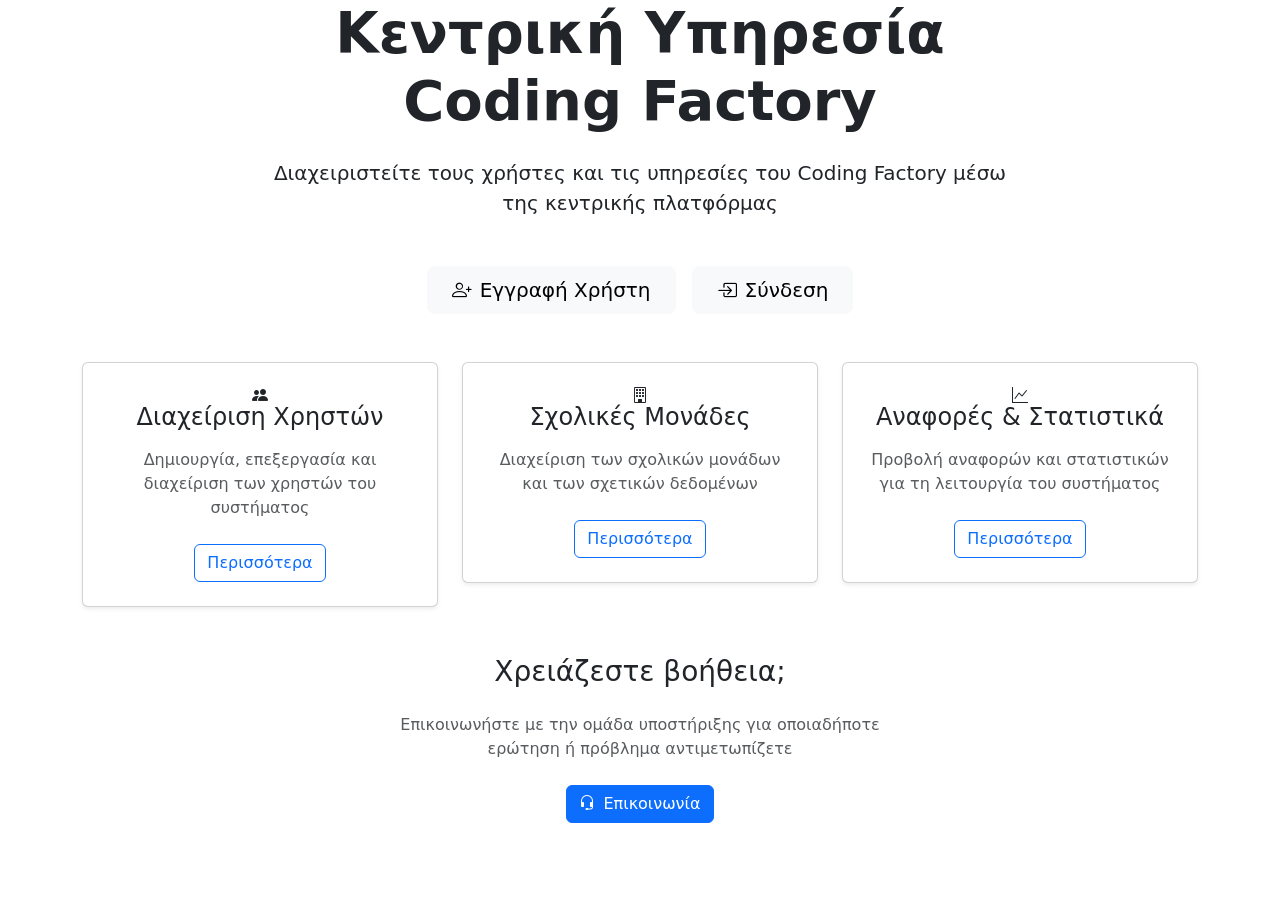
<file: src/main/resources/templates/index.html>
<html xmlns:th="http://www.thymeleaf.org">
<head>
    <meta charset="UTF-8">
    <meta name="viewport" content="width=device-width, initial-scale=1.0">
    <title>Central Service - Coding Factory</title>
    <!-- Bootstrap CSS -->
    <link href="https://cdn.jsdelivr.net/npm/bootstrap@5.3.3/dist/css/bootstrap.min.css" rel="stylesheet">
    <!-- Bootstrap Icons -->
    <link rel="stylesheet" href="https://cdn.jsdelivr.net/npm/bootstrap-icons@1.11.1/font/bootstrap-icons.css">
    <link rel="stylesheet" th:href="@{/css/main.css}">
    <link rel="stylesheet" th:href="@{/css/header.css}">
    <link rel="stylesheet" th:href="@{/css/footer.css}">
</head>
<body>

<div th:replace="~{fragments/header :: headerFragment}"></div>

<!-- Hero Section -->
<section class="hero-section">
<!--    container defines responsive fixed-with container, 100% on small widths, fixed width on larger screens -->
<!--    row defines a horizontal group of 12 columns. It is flex by default-->
<!--    col-lg-8 defines 8-column UI element for 992-pixel and larger screens. Less than 992 pixels get 100% of the width -->
    <div class="container">
        <div class="row justify-content-center">
            <div class="col-lg-8 text-center">
                <h1 class="display-4 fw-bold mb-4">Κεντρική Υπηρεσία Coding Factory</h1>
                <p class="lead mb-5">Διαχειριστείτε τους χρήστες και τις υπηρεσίες του Coding Factory μέσω της κεντρικής πλατφόρμας</p>
                <div class="d-grid gap-3 d-sm-flex justify-content-sm-center">
<!--                    @{} defines context-relative paths, that is relative to context path -->
                    <a th:href="@{/users/register}" class="btn btn-light btn-lg px-4 btn-success-custom">
                        <i class="bi bi-person-plus me-2"></i>Εγγραφή Χρήστη
                    </a>
                    <a th:href="@{/login}" class="btn btn-light btn-lg px-4 btn-success-custom">
                        <i class="bi bi-box-arrow-in-right me-2"></i>Σύνδεση
                    </a>
                </div>
            </div>
        </div>
    </div>
</section>

<!-- Main Content -->
<main class="container my-5">
    <div class="row g-4">
        <div class="col-md-4">
            <div class="card action-card shadow-sm">
                <div class="card-body text-center p-4">
                    <div class="card-icon">
                        <i class="bi bi-people-fill"></i>
                    </div>
                    <h3 class="h4 mb-3">Διαχείριση Χρηστών</h3>
                    <p class="text-muted mb-4">Δημιουργία, επεξεργασία και διαχείριση των χρηστών του συστήματος</p>
                    <a th:href="@{/school/users}" class="btn btn-outline-primary btn-custom">Περισσότερα</a>
                </div>
            </div>
        </div>

        <div class="col-md-4">
            <div class="card action-card shadow-sm">
                <div class="card-body text-center p-4">
                    <div class="card-icon">
                        <i class="bi bi-building"></i>
                    </div>
                    <h3 class="h4 mb-3">Σχολικές Μονάδες</h3>
                    <p class="text-muted mb-4">Διαχείριση των σχολικών μονάδων και των σχετικών δεδομένων</p>
                    <a th:href="@{/schools}" class="btn btn-outline-primary btn-custom">Περισσότερα</a>
                </div>
            </div>
        </div>

        <div class="col-md-4">
            <div class="card action-card shadow-sm">
                <div class="card-body text-center p-4">
                    <div class="card-icon">
                        <i class="bi bi-graph-up"></i>
                    </div>
                    <h3 class="h4 mb-3">Αναφορές & Στατιστικά</h3>
                    <p class="text-muted mb-4">Προβολή αναφορών και στατιστικών για τη λειτουργία του συστήματος</p>
                    <a th:href="@{/reports}" class="btn btn-outline-primary btn-custom">Περισσότερα</a>
                </div>
            </div>
        </div>
    </div>

    <div class="row mt-5">
        <div class="col-lg-6 mx-auto text-center">
            <h2 class="h3 mb-4">Χρειάζεστε βοήθεια;</h2>
            <p class="text-muted mb-4">Επικοινωνήστε με την ομάδα υποστήριξης για οποιαδήποτε ερώτηση ή πρόβλημα αντιμετωπίζετε</p>
            <a href="#" class="btn btn-primary btn-custom btn-primary-custom">
                <i class="bi bi-headset me-2"></i>Επικοινωνία
            </a>
        </div>
    </div>
</main>

<div th:replace="~{fragments/footer :: footerFragment}"></div>

<!-- Bootstrap JS Bundle with Popper -->
<script src="https://cdn.jsdelivr.net/npm/bootstrap@5.3.3/dist/js/bootstrap.bundle.min.js" integrity="sha384-YvpcrYf0tY3lHB60NNkmXc5s9fDVZLESaAA55NDzOxhy9GkcIdslK1eN7N6jIeHz" crossorigin="anonymous"></script>
</body>
</html>
</file>
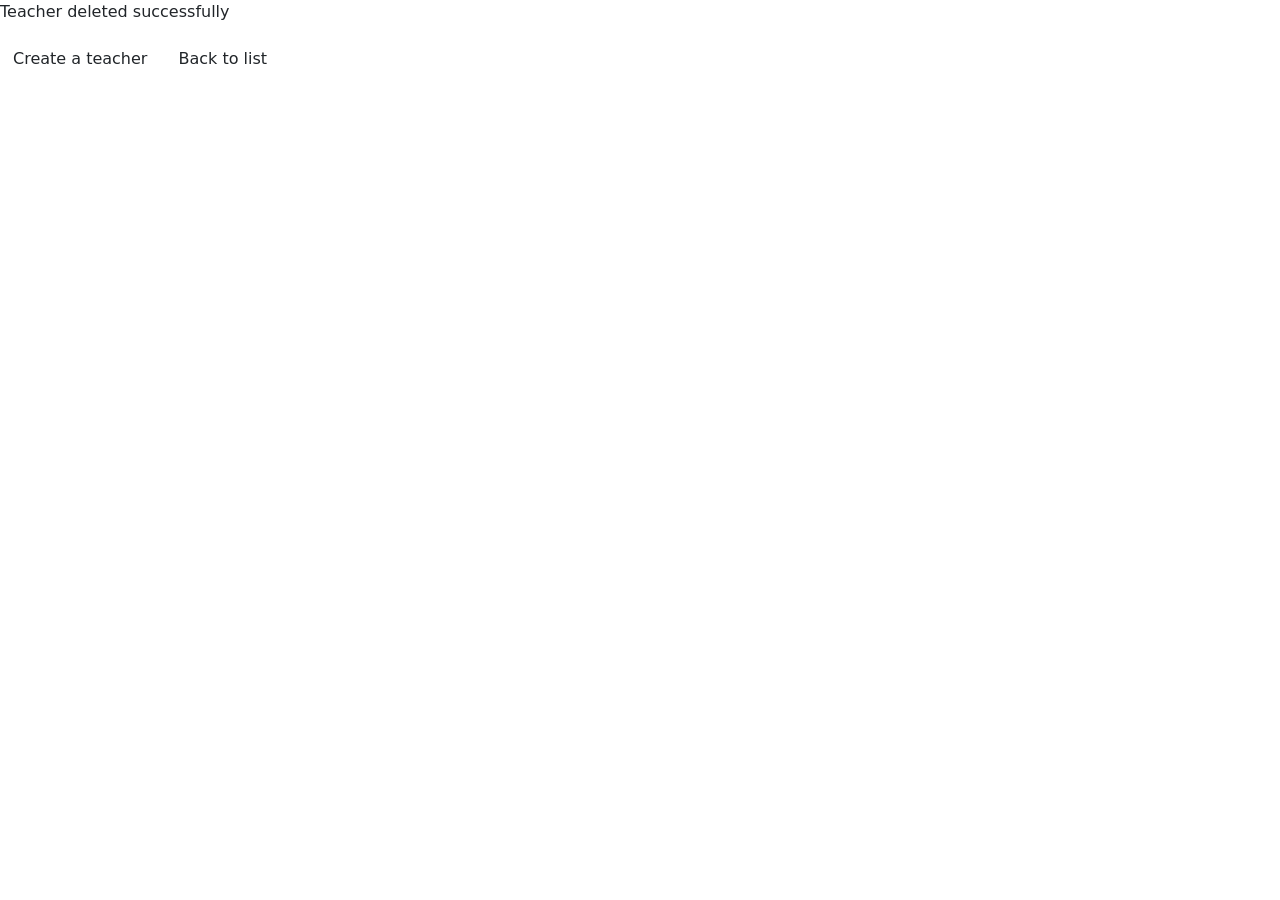
<file: src/main/resources/templates/delete-teacher-success.html>
<!DOCTYPE html>
<html lang="en"
      xmlns:th="http://www.thymeleaf.org">
<head>
    <meta charset="UTF-8">
    <title>Teacher Created</title>
    <link href="https://cdn.jsdelivr.net/npm/bootstrap@5.3.3/dist/css/bootstrap.min.css" rel="stylesheet" integrity="sha384-QWTKZyjpPEjISv5WaRU9OFeRpok6YctnYmDr5pNlyT2bRjXh0JMhjY6hW+ALEwIH" crossorigin="anonymous">
    <!-- Bootstrap Icons -->
    <link rel="stylesheet" href="https://cdn.jsdelivr.net/npm/bootstrap-icons@1.11.1/font/bootstrap-icons.css">

    <link rel="stylesheet" th:href="@{/css/main.css}">
    <link rel="stylesheet" th:href="@{/css/header.css}">
    <link rel="stylesheet" th:href="@{/css/footer.css}">
</head>
<body>

<header th:replace="~{fragments/header :: headerFragment}"></header>

<main class="main-content">

    <div class="success-frame" role="alert">
        <p class="success-title">Teacher deleted successfully</p>

        <p class="success-label" th:text="${teacherReadOnlyDTO.uuid}"></p>
        </div>
    </div>

    <div class="actions">
        <a class="btn" th:href="@{/teachers/insert}">Create a teacher</a>
        <a class="btn" th:href="@{/teachers}">Back to list</a>
    </div>

</main>

<footer th:replace="~{fragments/footer :: footerFragment}"></footer>

</body>
</html>
</file>
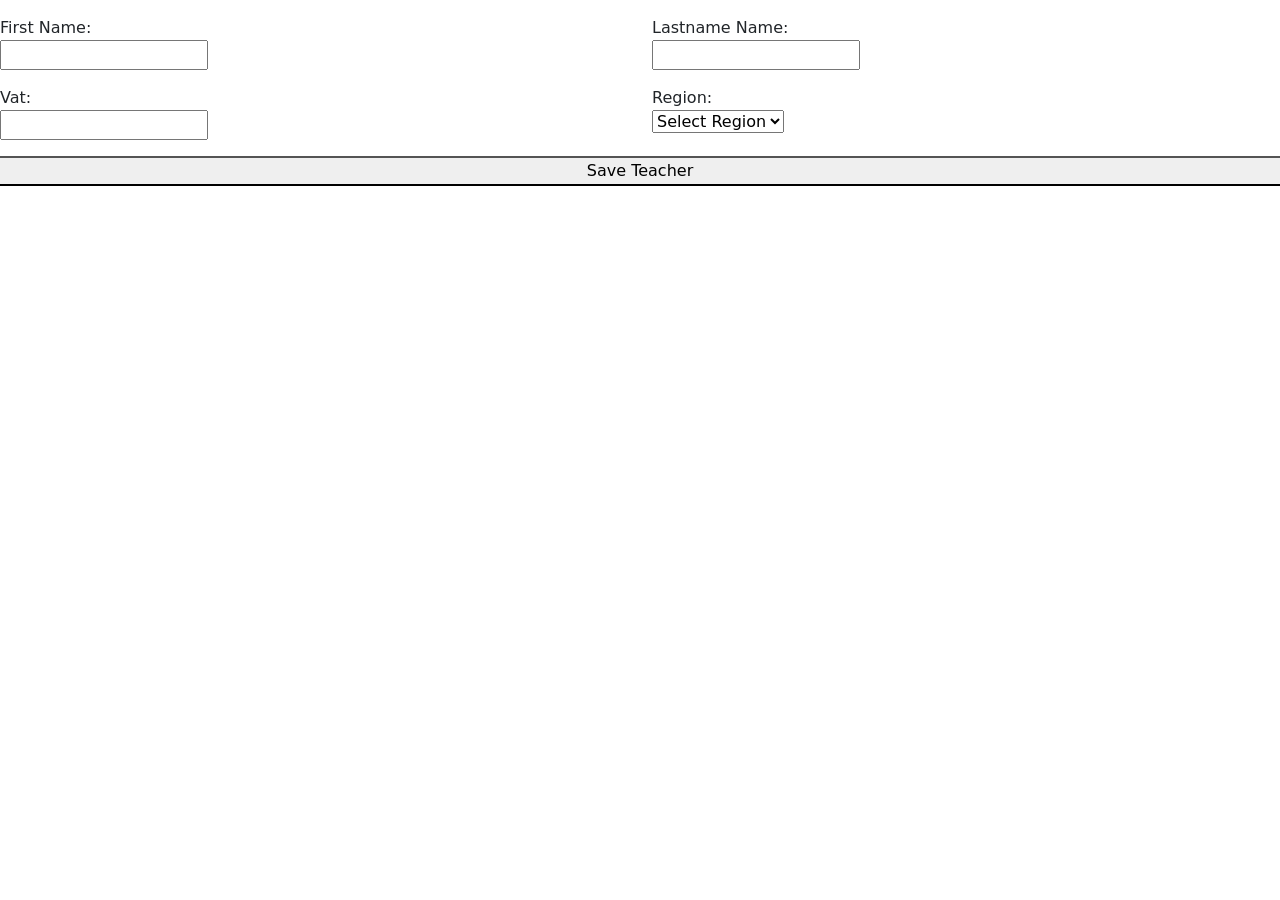
<file: src/main/resources/templates/teacher-edit.html>
<!DOCTYPE html>
<html xmlns:th="http://www.thymeleaf.org">
<head>
    <meta charset="UTF-8">
    <title>Create New Teacher</title>
    <!-- Bootstrap CSS -->
    <link href="https://cdn.jsdelivr.net/npm/bootstrap@5.3.3/dist/css/bootstrap.min.css" rel="stylesheet" integrity="sha384-QWTKZyjpPEjISv5WaRU9OFeRpok6YctnYmDr5pNlyT2bRjXh0JMhjY6hW+ALEwIH" crossorigin="anonymous">
    <!-- Bootstrap Icons -->
    <link rel="stylesheet" href="https://cdn.jsdelivr.net/npm/bootstrap-icons@1.11.1/font/bootstrap-icons.css">

    <link rel="stylesheet" th:href="@{/css/main.css}">
    <link rel="stylesheet" th:href="@{/css/header.css}">
    <link rel="stylesheet" th:href="@{/css/footer.css}">
    <link rel="stylesheet" th:href="@{/css/trinsert.css}">

</head>
<body>
<!-- Include the header fragment.
     th:replace does not include the div, it replaces the whole element
     instead of th:insert that preserves the div -->
<div th:replace="~{fragments/header :: headerFragment}"></div>

<main class="main-content">
    <div class="outer-content">
        <div th:if="${errorMessage}" class="error">
            <p th:text="${errorMessage}"></p>
        </div>

        <form
                method="post"
                th:action="@{/teachers/edit}"
                th:object="${teacherEditDTO}"
        >
            <input type="hidden" th:field="*{uuid}" />

            <div class="row">
                <div class="col-lg-6 min-height-100">
                    <label th:for="firstname">First Name:</label><br>
                    <input type="text" th:field="*{firstname}"/>
                    <div th:if="${#fields.hasErrors('firstname')}">
                        <p class="error" th:errors="*{firstname}"></p>
                    </div>
                </div>

                <div class="col-lg-6 min-height-100">
                    <label th:for="lastname">Lastname Name:</label><br>
                    <input type="text" th:field="*{lastname}"/>
                    <div th:if="${#fields.hasErrors('lastname')}">
                        <p class="error" th:errors="*{lastname}"></p>
                    </div>
                </div>

                <div class="col-lg-6 min-height-100">
                    <label th:for="vat">Vat: </label><br>
                    <input type="text" th:field="*{vat}"/>
                    <div th:if="${#fields.hasErrors('vat')}">
                        <p class="error" th:errors="*{vat}"></p>
                    </div>
                </div>

                <div class="col-lg-6 min-height-100">
                    <label th:for="region">Region:</label><br>
                    <select th:field="*{regionId}">
                        <option value="" selected>Select Region</option>
                        <option th:each="region : ${regionsReadOnlyDTO}"
                                th:value="${region.id}"
                                th:text="${region.name}"
                        >
                        </option>
                    </select>
                    <div th:if="${#fields.hasErrors('regionId')}">
                        <p class="error" th:errors="*{regionId}"></p>
                    </div>
                </div>
            </div>

            <div class="row">
                <button type="submit" class="custom-button-green">Save Teacher</button>
            </div>

        </form>
    </div>
</main>

<div th:replace="~{fragments/footer :: footerFragment}"></div>

</body>
</html>
</file>
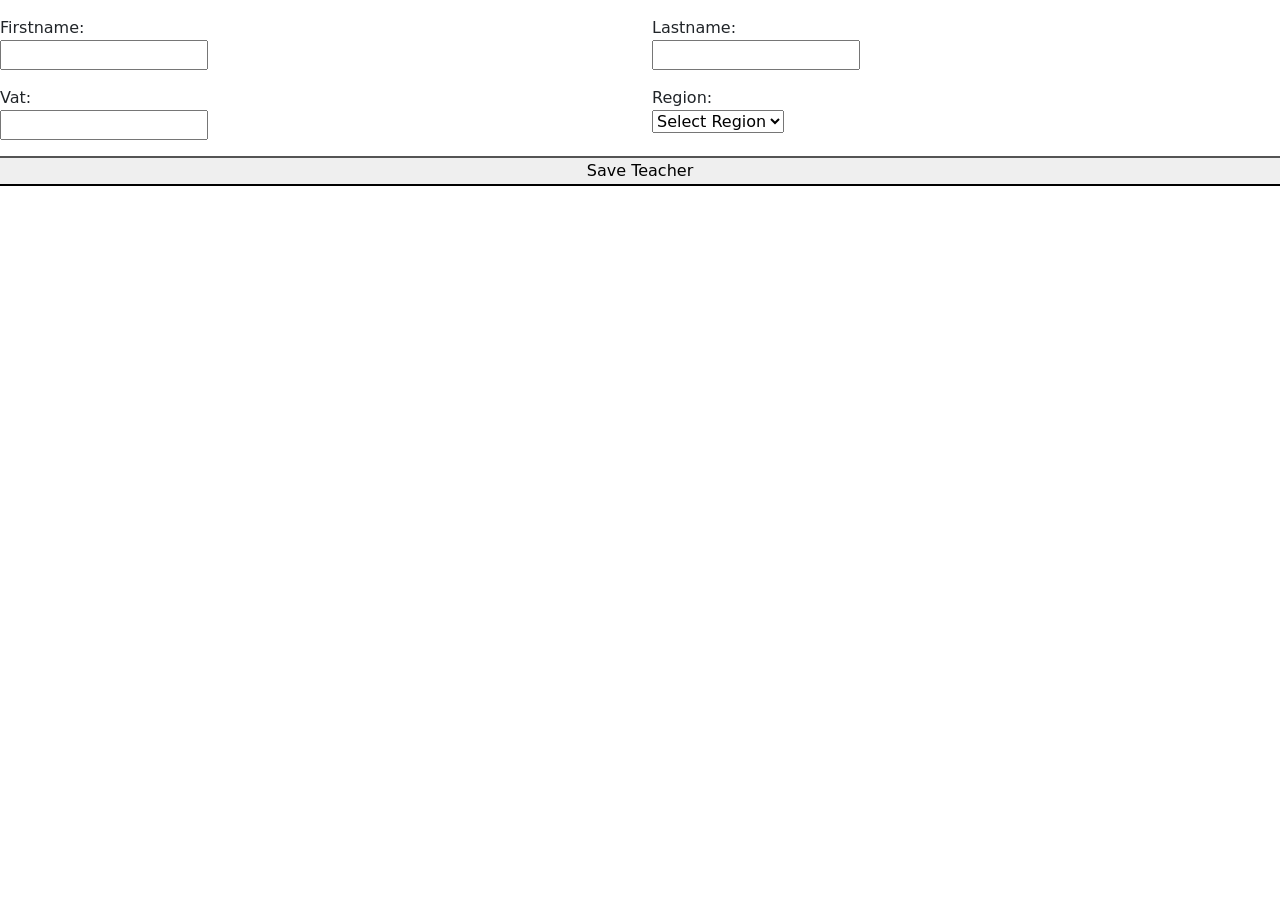
<file: src/main/resources/templates/teacher-insert.html>
<!DOCTYPE html>
<html xmlns:th="http://www.thymeleaf.org">
<head>
    <meta charset="UTF-8">
    <title>Create New Teacher</title>
    <!-- Bootstrap CSS -->
    <link href="https://cdn.jsdelivr.net/npm/bootstrap@5.3.3/dist/css/bootstrap.min.css" rel="stylesheet" integrity="sha384-QWTKZyjpPEjISv5WaRU9OFeRpok6YctnYmDr5pNlyT2bRjXh0JMhjY6hW+ALEwIH" crossorigin="anonymous">
    <!-- Bootstrap Icons -->
    <link rel="stylesheet" href="https://cdn.jsdelivr.net/npm/bootstrap-icons@1.11.1/font/bootstrap-icons.css">

    <link rel="stylesheet" th:href="@{/css/main.css}">
    <link rel="stylesheet" th:href="@{/css/header.css}">
    <link rel="stylesheet" th:href="@{/css/footer.css}">
    <link rel="stylesheet" th:href="@{/css/trinsert.css}">

</head>
<body>
<!-- Include the header fragment.
     th:replace does not include the div, it replaces the whole element
     instead of th:insert that preserves the div -->
<div th:replace="~{fragments/header :: headerFragment}"></div>

<main class="main-content">
    <div class="outer-content">
        <div th:if="${errorMessage}" class="error">
            <p th:text="${errorMessage}"></p>
        </div>

        <form
                method="post"
                th:action="@{/teachers/insert}"
                th:object="${teacherInsertDTO}">
            <div class="row">
                <div class="col-lg-6 min-height-100">
                    <label th:for="firstname">Firstname:</label><br>
                    <input type="text" th:field="*{firstname}"/>
                    <div th:if="${#fields.hasErrors('firstname')}">
                        <p class="error" th:errors="*{firstname}"></p>
                    </div>
                </div>

                <div class="col-lg-6 min-height-100">
                    <label th:for="lastname">Lastname:</label><br>
                    <input type="text" th:field="*{lastname}"/>
                    <div th:if="${#fields.hasErrors('lastname')}">
                        <p class="error" th:errors="*{lastname}"></p>
                    </div>
                </div>

                <div class="col-lg-6 min-height-100">
                    <label for="vat">Vat: </label><br>
                    <input type="text" id="vat" th:field="*{vat}"/>
                    <div th:if="${#fields.hasErrors('vat')}">
                        <p class="error" th:errors="*{vat}"></p>
                    </div>
                </div>

                <div class="col-lg-6 min-height-100">
                    <label th:for="regionId">Region:</label><br>
                    <select name="" th:field="*{regionId}">
                        <option value="" selected>Select Region</option>
                        <option th:each="region : ${regionsReadOnlyDTO}" th:value="${region.id}" th:text="${region.name}"></option>
                    </select>
                    <div th:if="${#fields.hasErrors('regionId')}">
                        <p class="error" th:errors="*{regionId}"></p>
                    </div>
                </div>
            </div>

            <div class="row">
                <button type="submit" class="custom-button-green">Save Teacher</button>
            </div>

        </form>
    </div>
</main>

<div th:replace="~{fragments/footer :: footerFragment}"></div>

</body>
</html>
</file>
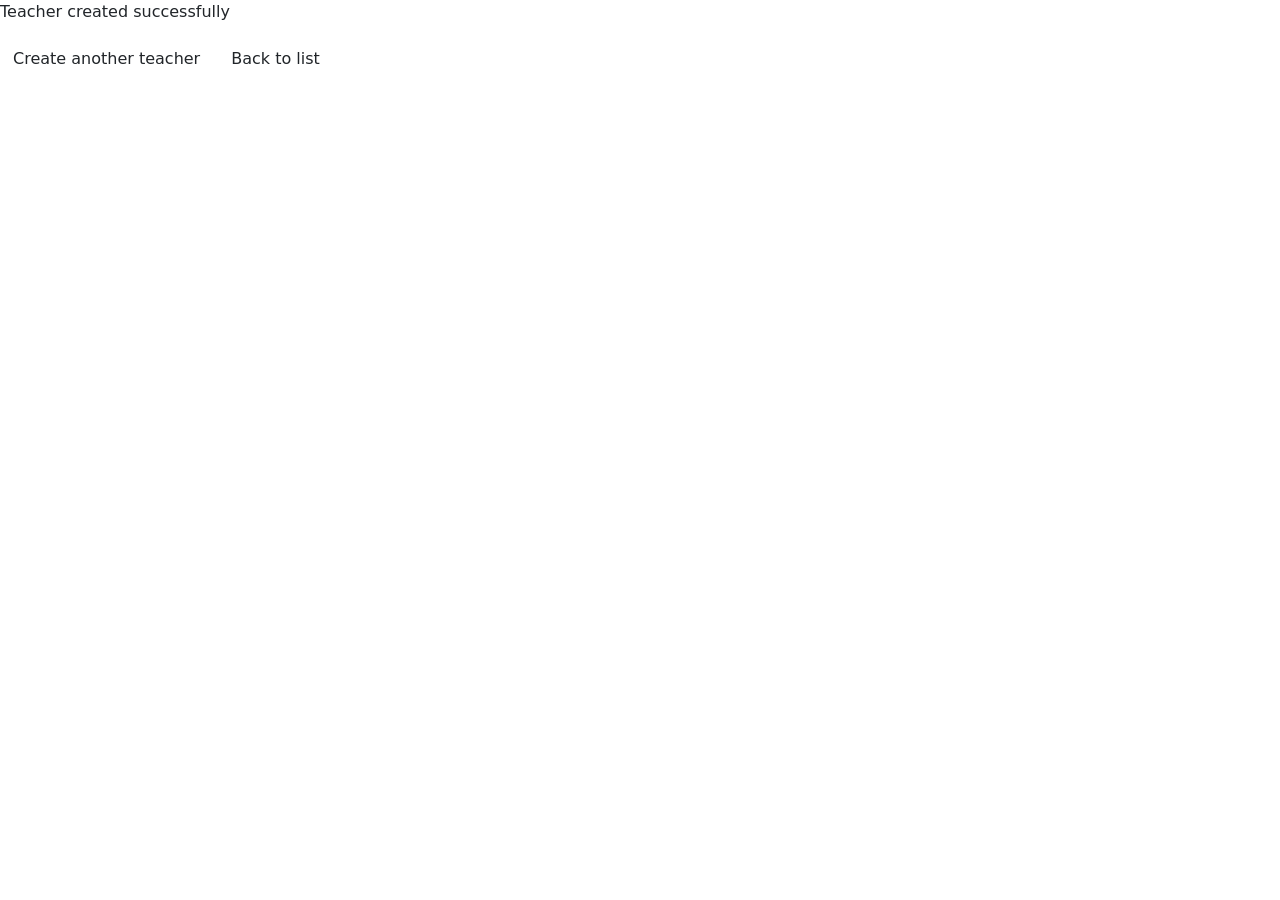
<file: src/main/resources/templates/teacher-success.html>
<!DOCTYPE html>
<html lang="en"
      xmlns:th="http://www.thymeleaf.org">
<head>
    <meta charset="UTF-8">
    <title>Teacher Created</title>
    <link href="https://cdn.jsdelivr.net/npm/bootstrap@5.3.3/dist/css/bootstrap.min.css" rel="stylesheet" integrity="sha384-QWTKZyjpPEjISv5WaRU9OFeRpok6YctnYmDr5pNlyT2bRjXh0JMhjY6hW+ALEwIH" crossorigin="anonymous">
    <!-- Bootstrap Icons -->
    <link rel="stylesheet" href="https://cdn.jsdelivr.net/npm/bootstrap-icons@1.11.1/font/bootstrap-icons.css">

    <link rel="stylesheet" th:href="@{/css/main.css}">
    <link rel="stylesheet" th:href="@{/css/header.css}">
    <link rel="stylesheet" th:href="@{/css/footer.css}">
</head>
<body>

<header th:replace="~{fragments/header :: headerFragment}"></header>

<main class="main-content">

    <div class="success-frame" role="alert">
        <p class="success-title">Teacher created successfully</p>

        <p class="success-label" th:text="${teacherReadOnlyDTO.uuid}"></p>
        </div>
    </div>

    <div class="actions">
        <a class="btn" th:href="@{/teachers/insert}">Create another teacher</a>
        <a class="btn" th:href="@{/teachers}">Back to list</a>
    </div>

</main>

<footer th:replace="~{fragments/footer :: footerFragment}"></footer>

</body>
</html>
</file>
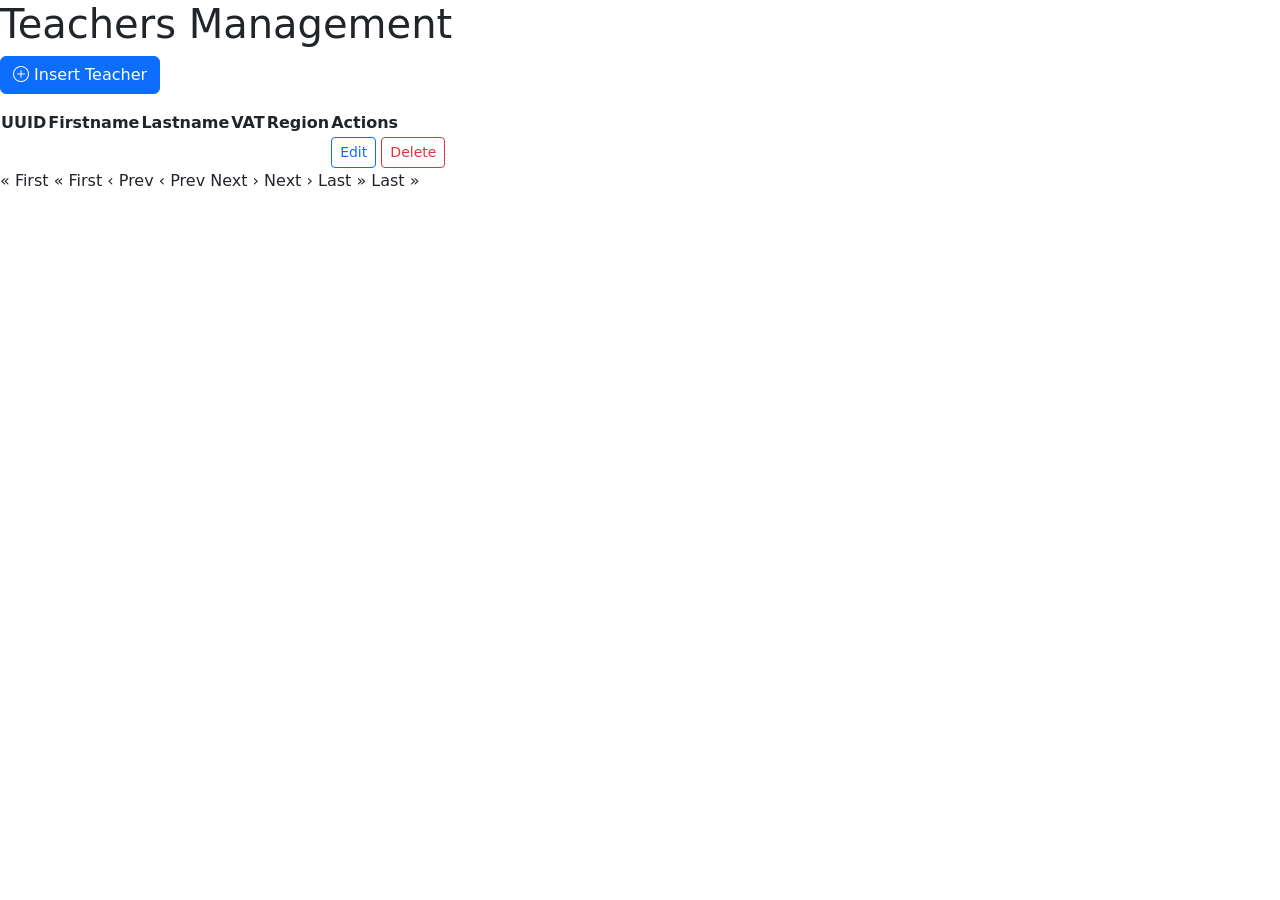
<file: src/main/resources/templates/teachers.html>
<!DOCTYPE html>
<html xmlns:th="http://www.thymeleaf.org" xmlns:sec="http://www.thymeleaf.org/extras/springsecurity">
<head>
    <link rel="stylesheet" th:href="@{/css/main.css}">
    <link rel="stylesheet" th:href="@{/css/header.css}">
    <link rel="stylesheet" th:href="@{/css/footer.css}">
    <link rel="stylesheet" th:href="@{/css/teachers.css}">
    <!-- Bootstrap CSS -->
    <link href="https://cdn.jsdelivr.net/npm/bootstrap@5.3.3/dist/css/bootstrap.min.css" rel="stylesheet">
</head>
<body>
<div th:replace="~{fragments/header :: headerFragment}"></div>

<div class="main-content">
    <h1 class="page-title">Teachers Management</h1>

    <div sec:authorize="hasAuthority('INSERT_TEACHER')" class="action-buttons">
        <a th:href="@{/teachers/insert}" class="btn btn-primary">
            <i class="bi bi-plus-circle"></i> Insert Teacher
        </a>
    </div>

    <div th:if="${errorMessage}" class="error">
        <p th:text="${errorMessage}"></p>
    </div>

    <table sec:authorize="hasAuthority('VIEW_TEACHERS')">
<!--    <table>-->
        <thead>
        <tr>
<!--                <th>ID</th>-->
            <th>UUID</th>
            <th>Firstname</th>
            <th>Lastname</th>
            <th>VAT</th>
            <th>Region</th>
            <th sec:authorize="hasAnyAuthority('EDIT_TEACHER', 'DELETE_TEACHER')">Actions</th>
        </tr>
        </thead>
        <tbody>
<!--        sec:authorize="hasRole('ADMIN')-->
        <!-- Iterate over the content of the current page -->
        <tr th:each="teacher : ${teachers}">
<!--                <td th:text="${teacher.id}"></td>-->
            <td th:text="${teacher.uuid}"></td>
            <td th:text="${teacher.firstname}"></td>
            <td th:text="${teacher.lastname}"></td>
            <td th:text="${teacher.vat}"></td>
            <td th:text="${teacher.region}"></td>
            <td>
                <a sec:authorize="hasAuthority('EDIT_TEACHER')"
                   th:href="@{/teachers/edit/{uuid}(uuid=${teacher.uuid})}"
                   class="btn btn-sm btn-outline-primary"
                >Edit
                </a>
                <form sec:authorize="hasAuthority('DELETE_TEACHER')"
                      th:action="@{/teachers/delete/{uuid}(uuid=${teacher.uuid})}"
                      method="post"
                      class="d-inline"
                      onsubmit="return confirm('Delete?')"
                >
                    <button class="btn btn-sm btn-outline-danger">Delete</button>
                </form>
            </td>
        </tr>
        </tbody>
    </table>

</div>

<div class="pagination-controls">
    <a th:if="${!page.first}" th:href="@{/teachers(page=0, size=${page.size})}">&laquo; First</a>
    <span th:if="${page.first}" class="disabled">&laquo; First</span>

    <a th:if="${!page.first}" th:href="@{/teachers(page=${page.number - 1}, size=${page.size})}">&lsaquo; Prev</a>
    <span th:if="${page.first}" class="disabled">&lsaquo; Prev</span>

    <span th:text="${page.number + 1} + ' / ' + ${page.totalPages}"></span>

    <a th:if="${!page.last}" th:href="@{/teachers(page=${page.number + 1}, size=${page.size})}">Next &rsaquo;</a>
    <span th:if="${page.last}" class="disabled">Next &rsaquo;</span>

    <a th:if="${!page.last}" th:href="@{/teachers(page=${page.totalPages - 1}, size=${page.size})}">Last &raquo;</a>
    <span th:if="${page.last}" class="disabled">Last &raquo;</span>
</div>


<div th:replace="~{fragments/footer :: footerFragment}"></div>

<!-- Bootstrap Icons -->
<link rel="stylesheet" href="https://cdn.jsdelivr.net/npm/bootstrap-icons@1.11.1/font/bootstrap-icons.css">
<!-- Bootstrap JS Bundle with Popper -->
<script src="https://cdn.jsdelivr.net/npm/bootstrap@5.3.3/dist/js/bootstrap.bundle.min.js"></script>
</body>
</html>
</file>
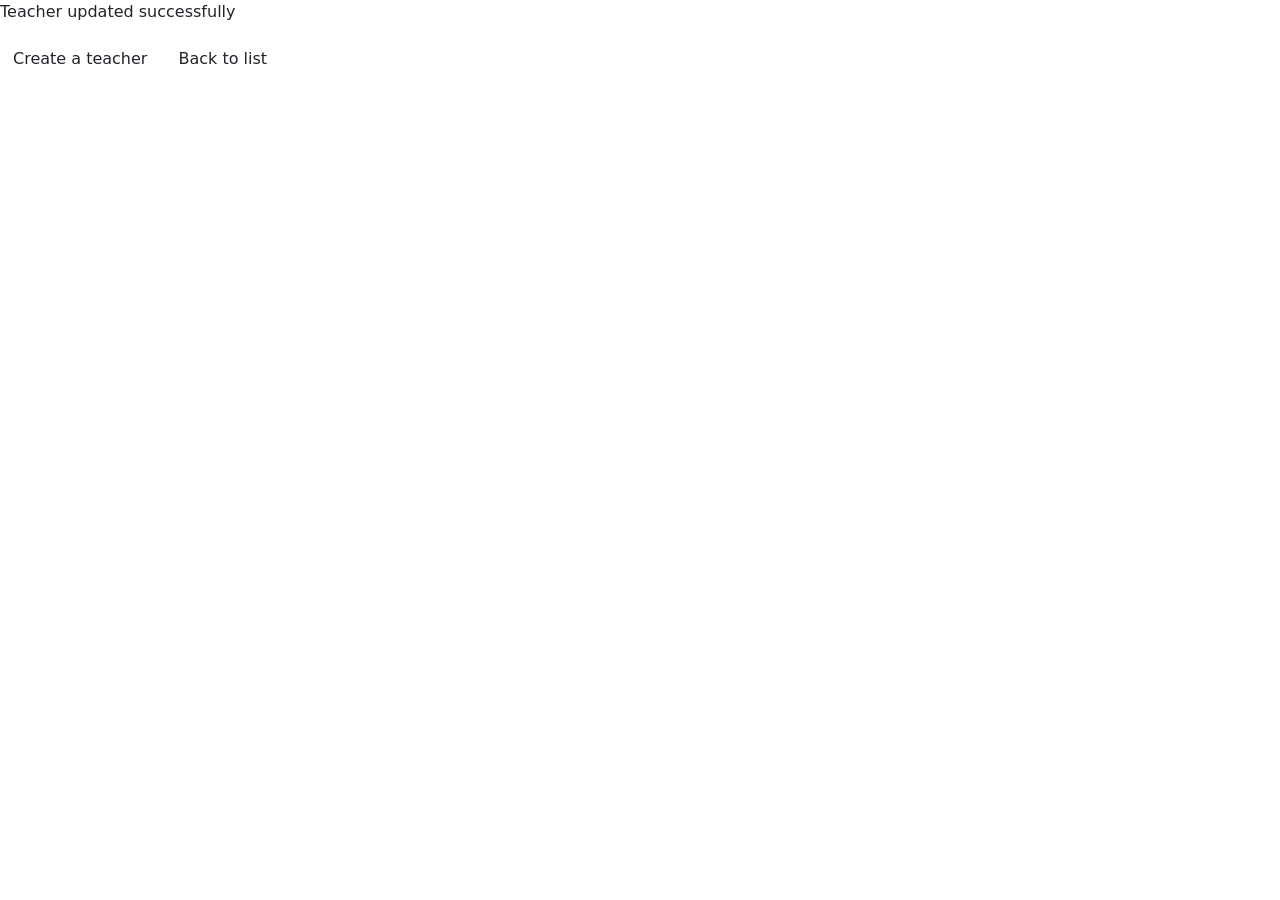
<file: src/main/resources/templates/update-teacher-success.html>
<!DOCTYPE html>
<html lang="en"
      xmlns:th="http://www.thymeleaf.org">
<head>
    <meta charset="UTF-8">
    <title>Teacher Created</title>
    <link href="https://cdn.jsdelivr.net/npm/bootstrap@5.3.3/dist/css/bootstrap.min.css" rel="stylesheet" integrity="sha384-QWTKZyjpPEjISv5WaRU9OFeRpok6YctnYmDr5pNlyT2bRjXh0JMhjY6hW+ALEwIH" crossorigin="anonymous">
    <!-- Bootstrap Icons -->
    <link rel="stylesheet" href="https://cdn.jsdelivr.net/npm/bootstrap-icons@1.11.1/font/bootstrap-icons.css">

    <link rel="stylesheet" th:href="@{/css/main.css}">
    <link rel="stylesheet" th:href="@{/css/header.css}">
    <link rel="stylesheet" th:href="@{/css/footer.css}">
</head>
<body>

<header th:replace="~{fragments/header :: headerFragment}"></header>

<main class="main-content">

    <div class="success-frame" role="alert">
        <p class="success-title">Teacher updated successfully</p>

        <p class="success-label" th:text="${teacherReadOnlyDTO.uuid}"></p>
        </div>
    </div>

    <div class="actions">
        <a class="btn" th:href="@{/teachers/insert}">Create a teacher</a>
        <a class="btn" th:href="@{/teachers}">Back to list</a>
    </div>

</main>

<footer th:replace="~{fragments/footer :: footerFragment}"></footer>

</body>
</html>
</file>
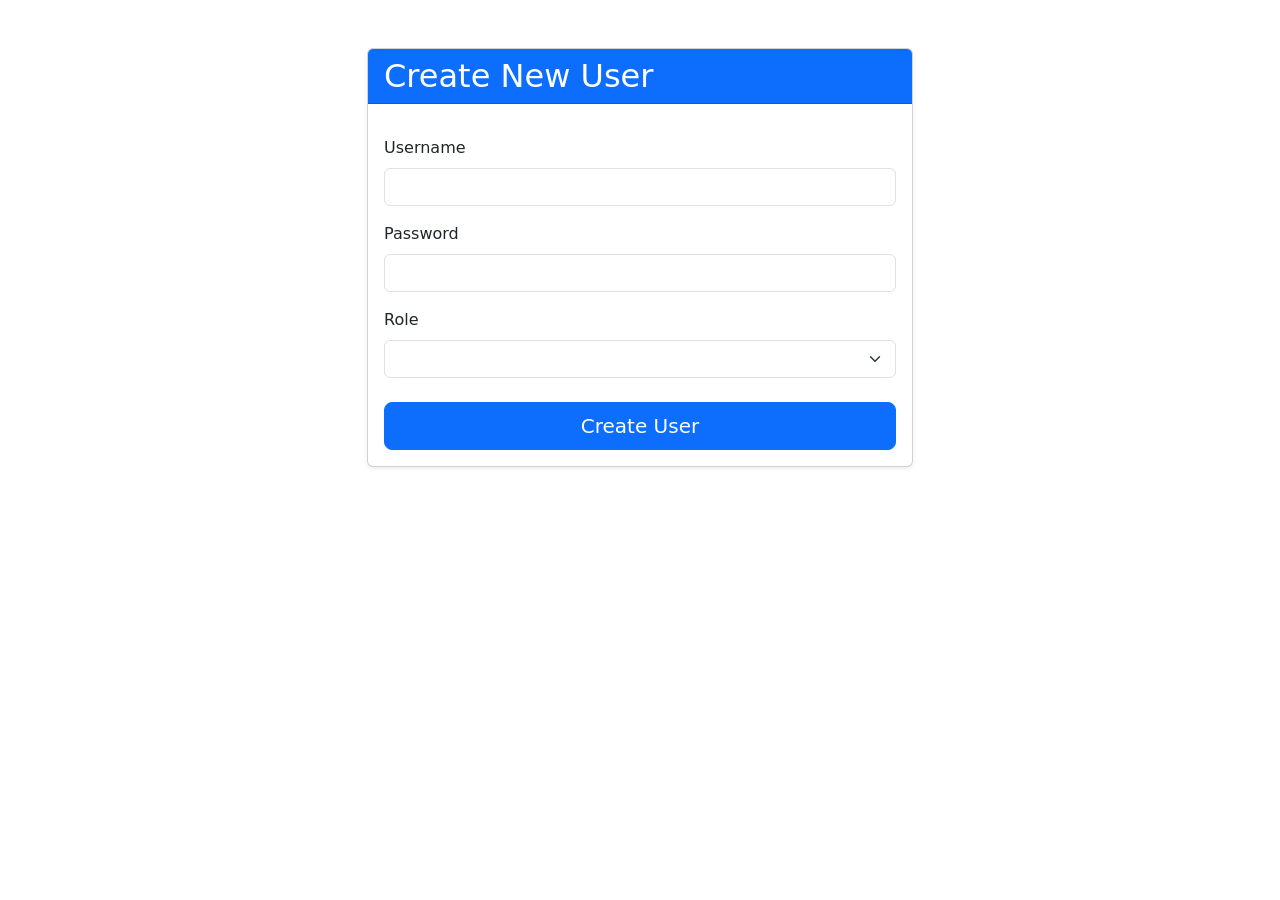
<file: src/main/resources/templates/user-form.html>
<!DOCTYPE html>
<html xmlns:th="http://www.thymeleaf.org">
<head>
    <title>Create New User</title>
    <!-- Bootstrap CSS -->
    <link href="https://cdn.jsdelivr.net/npm/bootstrap@5.3.0/dist/css/bootstrap.min.css" rel="stylesheet">
    <!-- Bootstrap Icons -->
    <link rel="stylesheet" href="https://cdn.jsdelivr.net/npm/bootstrap-icons@1.11.1/font/bootstrap-icons.css">
    <!-- Custom CSS -->
    <link rel="stylesheet" th:href="@{/css/header.css}">
    <link rel="stylesheet" th:href="@{/css/footer.css}">
    <link rel="stylesheet" th:href="@{/css/main.css}">
    <link rel="stylesheet" th:href="@{/css/userinsert.css}">
    <!-- Responsive meta tag -->
    <meta name="viewport" content="width=device-width, initial-scale=1">
</head>
<body>
<div th:replace="~{fragments/header :: headerFragment}"></div>

<div class="container mt-5 main-content">
    <div class="row justify-content-center">
        <div class="col-md-8 col-lg-6">
            <div class="card shadow-sm">
                <div class="card-header bg-primary text-white">
                    <h2 class="card-title mb-0">Create New User</h2>
                </div>

                <div th:if="${errorMessage}" class="error">
                    <p th:text="${errorMessage}"></p>
                </div>

                <div class="card-body">
                    <form method="post"
                          th:object="${userInsertDTO}"
                          th:action="@{/users/register}" >

                        <!-- Username Field -->
                        <div class="mb-3">
                            <label th:for="username" class="form-label">Username</label>
                            <input type="text" class="form-control" th:field="*{username}" required>
                            <div th:if="${#fields.hasErrors('username')}">
                                <p th:classappend="${#fields.hasErrors('username')} ? 'error'" th:errors="*{username}"></p>
                            </div>
                        </div>
                        <div class="mb-3">
                            <label th:for="password" class="form-label">Password</label>
                            <input type="password" class="form-control" th:field="*{password}" required>
                            <div th:if="${#fields.hasErrors('password')}">
                                <p th:classappend="${#fields.hasErrors('password')} ? 'error'" th:errors="*{password}"></p>
                            </div>
                        </div>

                        <div class="mb-4">
                            <label for="role" class="form-label">Role</label>
                            <select class="form-select" th:field="*{roleId}" id="role" required>
                                <option th:each="role : ${roles}" th:value="${role.id}" th:text="${role.name}"></option>
                            </select>
                        </div>
                        <div class="d-grid gap-2">
                            <button type="submit" class="btn btn-primary btn-lg">Create User</button>
                        </div>
                    </form>
                </div>
            </div>
        </div>
    </div>
</div>

<div th:replace="~{fragments/footer :: footerFragment}"></div>

<!-- Bootstrap JS Bundle with Popper -->
<script src="https://cdn.jsdelivr.net/npm/bootstrap@5.3.0/dist/js/bootstrap.bundle.min.js"></script>

</body>
</html>
</file>
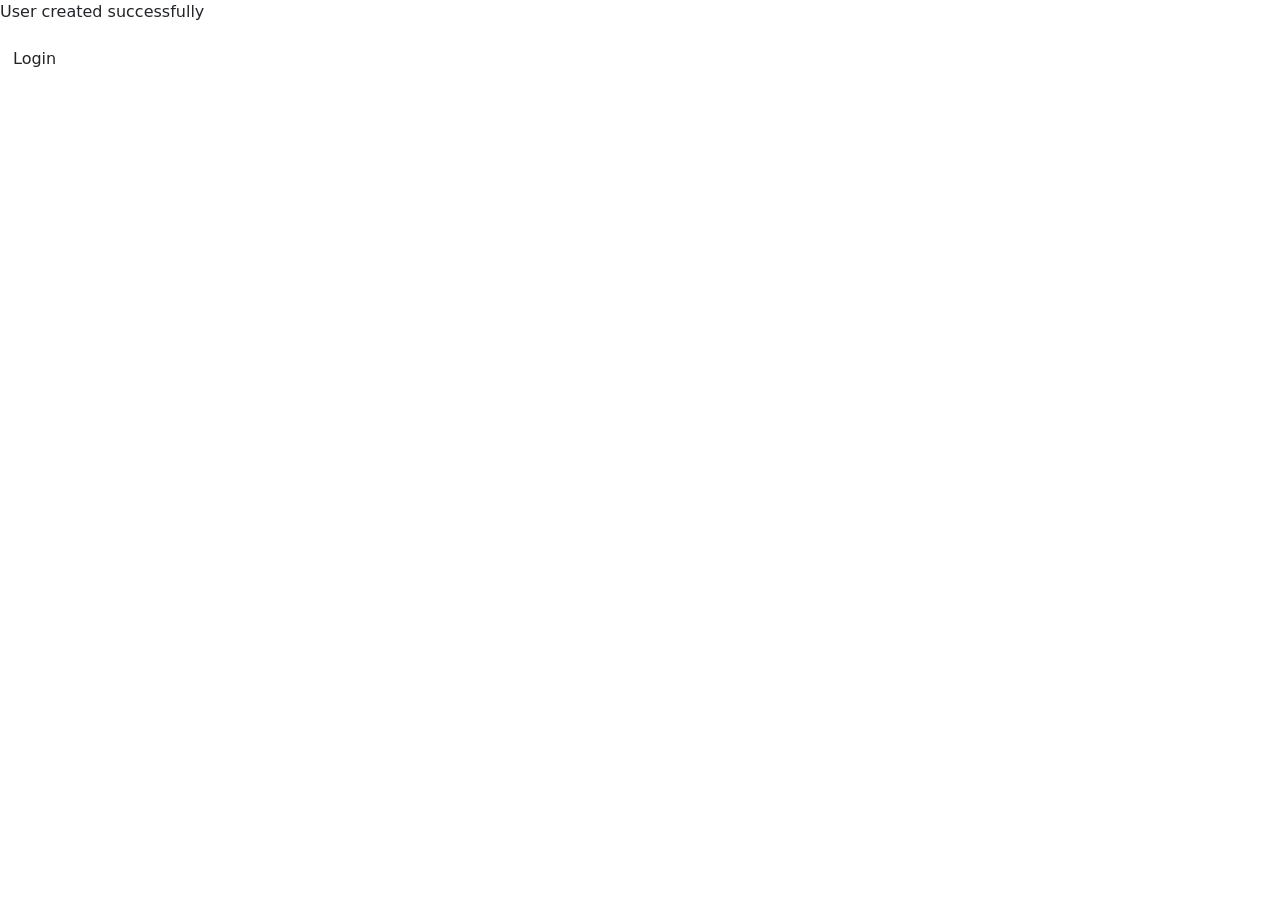
<file: src/main/resources/templates/user-success.html>
<!DOCTYPE html>
<html lang="en"
      xmlns:th="http://www.thymeleaf.org">
<head>
    <meta charset="UTF-8">
    <title>Teacher Created</title>
    <link href="https://cdn.jsdelivr.net/npm/bootstrap@5.3.3/dist/css/bootstrap.min.css" rel="stylesheet" integrity="sha384-QWTKZyjpPEjISv5WaRU9OFeRpok6YctnYmDr5pNlyT2bRjXh0JMhjY6hW+ALEwIH" crossorigin="anonymous">
    <!-- Bootstrap Icons -->
    <link rel="stylesheet" href="https://cdn.jsdelivr.net/npm/bootstrap-icons@1.11.1/font/bootstrap-icons.css">

    <link rel="stylesheet" th:href="@{/css/main.css}">
    <link rel="stylesheet" th:href="@{/css/header.css}">
    <link rel="stylesheet" th:href="@{/css/footer.css}">
</head>
<body>

<header th:replace="~{fragments/header :: headerFragment}"></header>

<main class="main-content">

    <div class="success-frame" role="alert">
        <p class="success-title">User created successfully</p>

        <p class="success-label" th:text="${userReadOnlyDTO.uuid}"></p>
        </div>
    </div>

    <div class="actions">
        <a class="btn" th:href="@{/login}">Login</a>
    </div>

</main>

<footer th:replace="~{fragments/footer :: footerFragment}"></footer>

</body>
</html>
</file>
